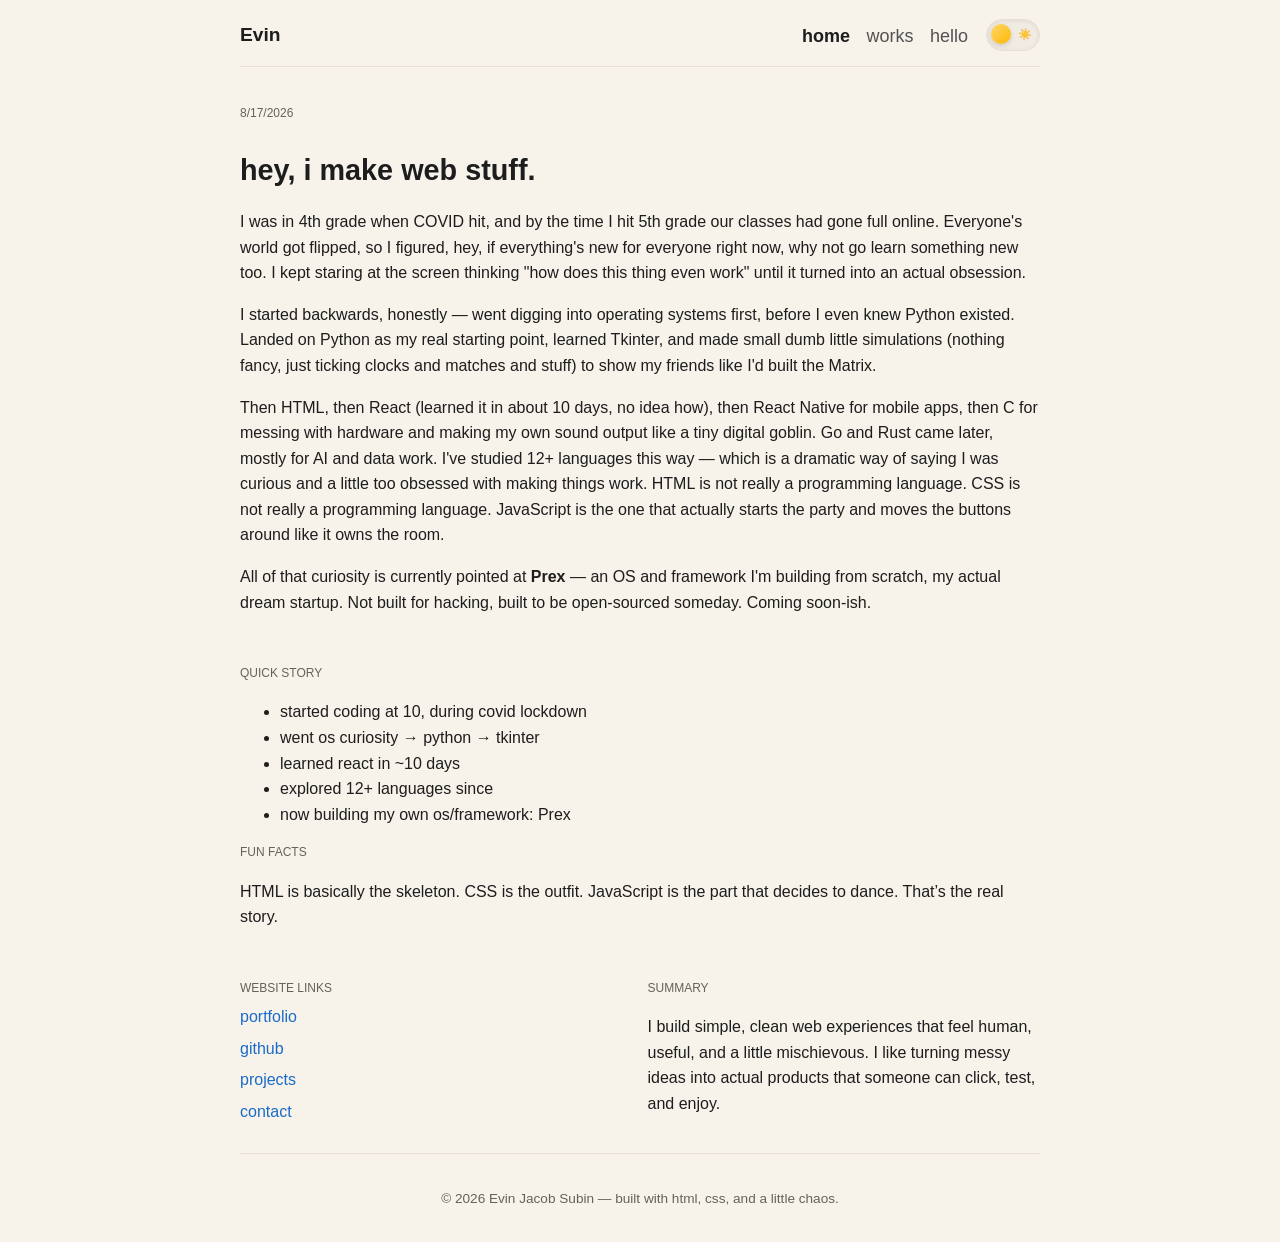
<file: index.html>
<!DOCTYPE html>
<html lang="en">

<head>
  <meta charset="UTF-8">
  <meta name="description" content="A simple and humble hand written portfolio">
  <meta name="keywords" content="HTML,CSS,EVINJSUBIN,TECH,portfolio">
  <meta name="author" content="EVINJSUBIN">
  <meta name="viewport" content="width=device-width, initial-scale=1.0">
  <title>Evin Jacob Subin</title>
  <link rel="stylesheet" href="style.css">

</head>

<body>
  <div class="page-bg"></div>
  <header class="topbar">
    <div class="brand-box">Evin</div>
    <nav class="nav-bunch">
      <div style="display: inline-block; padding-top: 2px;">
        <a href="index.html" class="nav-banana active">home</a>
        <a href="projects.html" class="nav-banana">works</a>
        <a href="contact.html" class="nav-banana">hello</a>
      </div>
      <label class="theme-switch" aria-label="toggle theme">
        <input id="theme-toggle" type="checkbox" />
        <span class="slider"></span>
      </label>
    </nav>
  </header>

  <main class="main-shell">
    <section class="big-card intro-box">
      <!-- This is the part where the page says: "hello, I made weird things and they mostly work." -->
      <p class="tiny-label">8/17/2026</p>
      <h1 class="big-title">hey, i make <span>web stuff</span>.</h1>

      <p class="main-copy">
        I was in 4th grade when COVID hit, and by the time I hit 5th grade our classes had gone full online. Everyone's
        world got flipped, so I figured, hey, if everything's new for everyone right now, why not go learn something new
        too. I kept staring at the screen thinking "how does this thing even work" until it turned into an actual
        obsession.
      </p>

      <p class="main-copy">
        I started backwards, honestly — went digging into operating systems first, before I even knew Python existed.
        Landed on Python as my real starting point, learned Tkinter, and made small dumb little simulations (nothing
        fancy, just ticking clocks and matches and stuff) to show my friends like I'd built the Matrix.
      </p>

      <p class="main-copy">
        Then HTML, then React (learned it in about 10 days, no idea how), then React Native for mobile apps, then C for
        messing with hardware and making my own sound output like a tiny digital goblin. Go and Rust came later, mostly
        for AI and data work. I've studied 12+ languages this way — which is a dramatic way of saying I was curious and
        a little too obsessed with making things work. HTML is not really a programming language. CSS is not really a
        programming language. JavaScript is the one that actually starts the party and moves the buttons around like it
        owns the room.
      </p>

      <p class="main-copy">
        All of that curiosity is currently pointed at <strong>Prex</strong> — an OS and framework I'm building from
        scratch, my actual dream startup. Not built for hacking, built to be open-sourced someday. Coming soon-ish.
      </p>
    </section>

    <aside class="side-stack">
      <div class="mini-card">
        <p class="mini-head">quick story</p>
        <ul class="tiny-list">
          <li>started coding at 10, during covid lockdown</li>
          <li>went os curiosity → python → tkinter</li>
          <li>learned react in ~10 days</li>
          <li>explored 12+ languages since</li>
          <li>now building my own os/framework: Prex</li>
        </ul>
      </div>

      <div class="mini-card mini-card-warm">
        <p class="mini-head">fun facts</p>
        <p class="mini-text">
          HTML is basically the skeleton. CSS is the outfit. JavaScript is the part that decides to dance. That’s the
          real story.
        </p>
      </div>
    </aside>
  </main>

  <section class="info-grid">
    <div class="info-box">
      <p class="mini-head">website links</p>
      <div class="link-stack">
        <a href="https://evin-jacob-subin.vercel.app/">portfolio</a>
        <a href="https://github.com/EVINJSUBIN/">github</a>
        <a href="/projects.html">projects</a>
        <a href="/contact.html">contact</a>
      </div>
    </div>

    <div class="info-box info-box-warm">
      <p class="mini-head">summary</p>
      <p class="mini-text">
        I build simple, clean web experiences that feel human, useful, and a little mischievous. I like turning messy
        ideas into actual products that someone can click, test, and enjoy.
      </p>
    </div>
  </section>

  <footer class="footer-box">
    <p>© 2026 Evin Jacob Subin — built with html, css, and a little chaos.</p>
  </footer>

  <script src="script.js"></script>
</body>

</html>
</file>
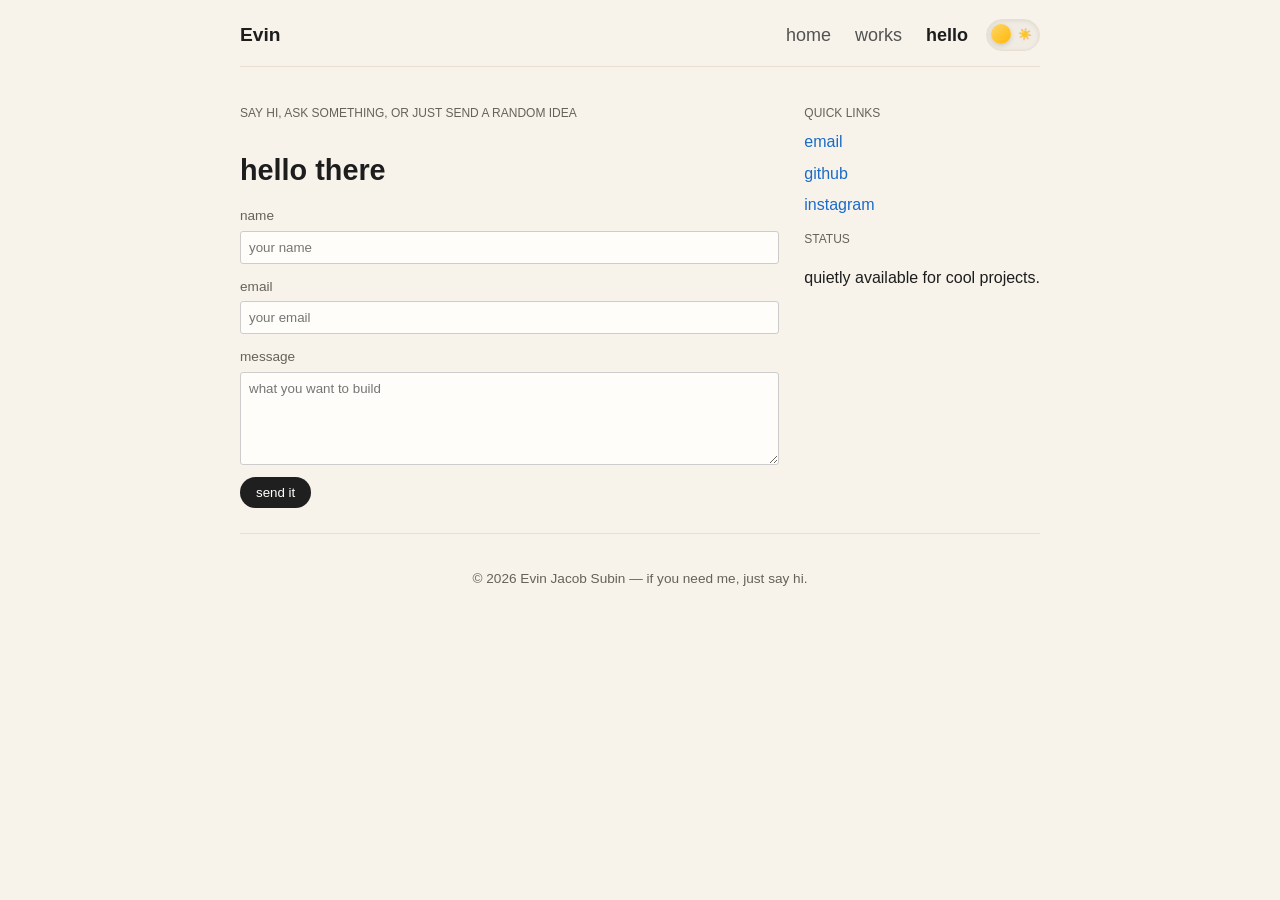
<file: contact.html>
<!DOCTYPE html>
<html lang="en">
<head>
  <meta charset="UTF-8">
  <meta name="viewport" content="width=device-width, initial-scale=1.0">
  <title>Contact | Evin Jacob Subin</title>
  <link rel="stylesheet" href="style.css">
</head>
<body>
  <div class="page-bg"></div>

  <!--
    I am finaly geting the old vibes like we used to manualy debug the code,
    go on stackoverflow or w3schools ai has changed lot of things.
  -->
  <!-- Header: basically the little menu bar that says "I have a website and I know where to click." -->
  <header class="topbar">
    <div class="brand-box">Evin</div>
    <nav class="nav-bunch">
      <a href="index.html" class="nav-banana">home</a>
      <a href="projects.html" class="nav-banana">works</a>
      <a href="contact.html" class="nav-banana active">hello</a>
      <label class="theme-switch" aria-label="toggle theme">
        <input id="theme-toggle" type="checkbox" />
        <span class="slider"></span>
      </label>
    </nav>
  </header>

  <!-- Main contact section: the part where the website finally asks for a real message instead of pretending to be shy. -->
  <main class="main-shell contact-shell">
    <section class="big-card contact-box">
      <p class="tiny-label">say hi, ask something, or just send a random idea</p>
      <h1 class="big-title smaller">hello there</h1>

      <form class="contact-form" id="mini-form">
        <label>
          name
          <input id="name" type="text" name="name" placeholder="your name" required>
        </label>

        <label>
          email
          <input id="email" type="email" name="email" placeholder="your email" required>
        </label>

        <label>
          message
          <textarea id="message" name="message" rows="5" placeholder="what you want to build" required></textarea>
        </label>

        <button type="submit" class="send-btn">send it</button>
      </form>
    </section>

    <aside class="side-stack">
      <div class="mini-card">
        <p class="mini-head">quick links</p>
        <div class="link-stack">
          <a href="mailto:evinjsubin@gmail.com">email</a>
          <a href="https://github.com/EVINJSUBIN" target="_blank" rel="noopener noreferrer">github</a>
          <a href="https://www.instagram.com/e_v_i_n_j_s_u_b_i_n/" target="_blank" rel="noopener noreferrer">instagram</a>
        </div>
      </div>

      <div class="mini-card mini-card-warm">
        <p class="mini-head">status</p>
        <p class="mini-text" id="form-status">quietly available for cool projects.</p>
      </div>
    </aside>
  </main>

  <footer class="footer-box">
    <p>© 2026 Evin Jacob Subin — if you need me, just say hi.</p>
  </footer>

  <script src="script.js"></script>
</body>
</html>
</file>
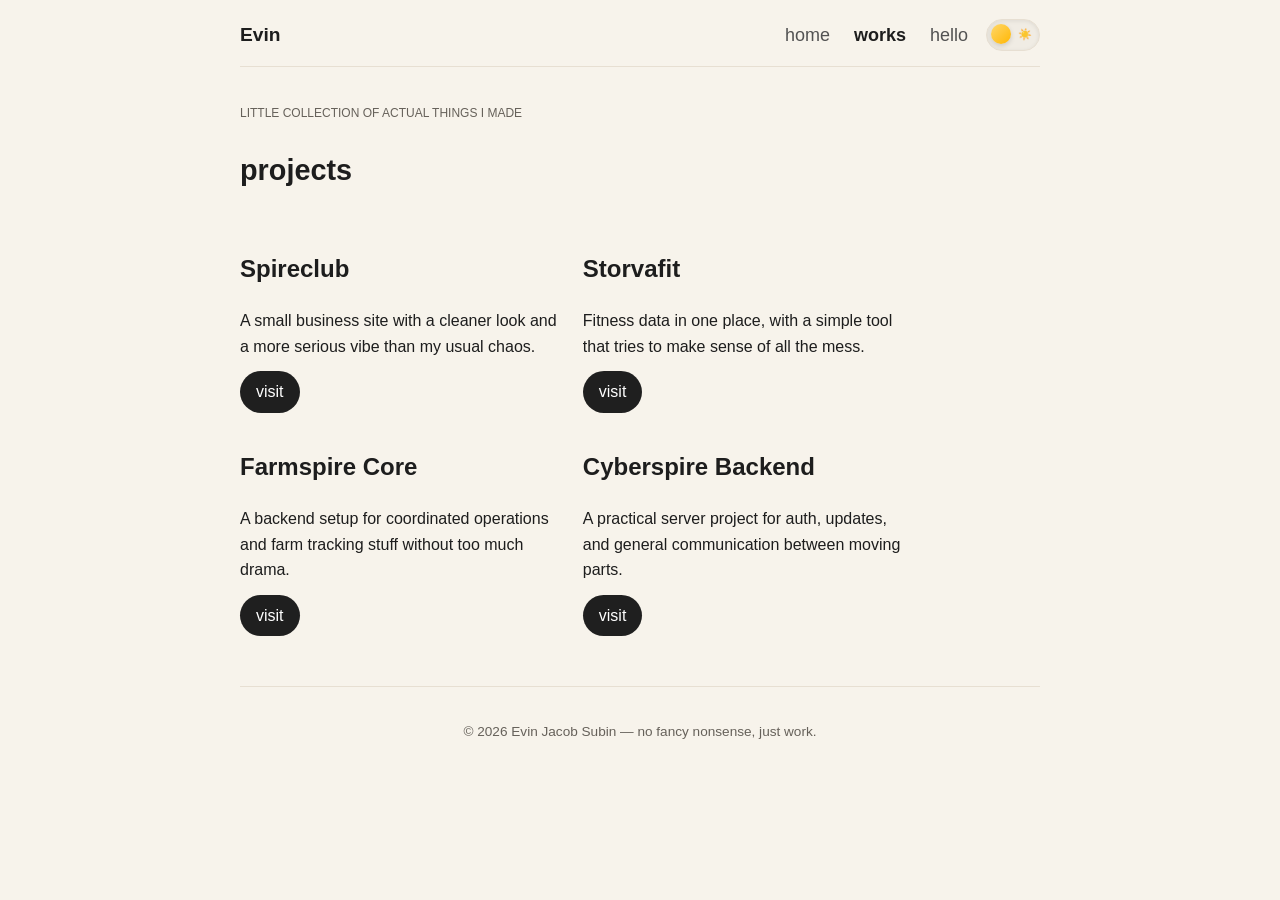
<file: projects.html>
<!DOCTYPE html>
<html lang="en">
<head>
  <meta charset="UTF-8">
  <meta name="viewport" content="width=device-width, initial-scale=1.0">
  <title>Works | Evin Jacob Subin</title>
  <link rel="stylesheet" href="style.css">
</head>
<body>
  <div class="page-bg"></div>

  <header class="topbar">
    <div class="brand-box">Evin</div>
    <nav class="nav-bunch">
      <a href="index.html" class="nav-banana">home</a>
      <a href="projects.html" class="nav-banana active">works</a>
      <a href="contact.html" class="nav-banana">hello</a>
      <label class="theme-switch" aria-label="toggle theme">
        <input id="theme-toggle" type="checkbox" />
        <span class="slider"></span>
      </label>
    </nav>
  </header>

  <main class="main-shell project-shell">
    <section class="page-header-box">
      <p class="tiny-label">little collection of actual things i made</p>
      <h1 class="big-title smaller">projects</h1>
    </section>

    <div class="project-grid">
      <article class="project-box box-blue">
        <h2>Spireclub</h2>
        <p>A small business site with a cleaner look and a more serious vibe than my usual chaos.</p>
        <a href="https://spireclub.vercel.app/en" target="_blank" rel="noopener noreferrer" class="link-btn">visit</a>
      </article>

      <article class="project-box box-yellow">
        <h2>Storvafit</h2>
        <p>Fitness data in one place, with a simple tool that tries to make sense of all the mess.</p>
        <a href="https://storvafit.vercel.app/" target="_blank" rel="noopener noreferrer" class="link-btn">visit</a>
      </article>

      <article class="project-box box-pink">
     
        <h2>Farmspire Core</h2>
        <p>A backend setup for coordinated operations and farm tracking stuff without too much drama.</p>
        <a href="https://farmspire-backend-c6ko.vercel.app" target="_blank" rel="noopener noreferrer" class="link-btn">visit</a>
      </article>

      <article class="project-box box-green">
        <h2>Cyberspire Backend</h2>
        <p>A practical server project for auth, updates, and general communication between moving parts.</p>
   
        <a href="https://cyberspire-backend.vercel.app" target="_blank" rel="noopener noreferrer" class="link-btn">visit</a>
      </article>
    </div>
  </main>

  <footer class="footer-box">
    <p>© 2026 Evin Jacob Subin — no fancy nonsense, just work.</p>
  </footer>

  <script src="script.js"></script>
</body>
</html>
</file>
<file: style.css>
:root {
  --bg: #f7f3eb;
  --bg-soft: #f0ece4;
  --panel: #fffdf9;
  --panel-alt: #f3efe8;
  --line: #e7dfd2;
  --text: #1d1d1d;
  --muted: #66615a;
  --link: #1a6bc7;
  --button: #1f1f1f;
  --button-text: #ffffff;
  --nav-text: #525252;
  --shadow: rgba(18, 18, 18, 0.08);
}

body.dark-theme {
  --bg: #141b20;
  --bg-soft: #1d282d;
  --panel: #1c252a;
  --panel-alt: #1f2d33;
  --line: #2e3a40;
  --text: #edf3f7;
  --muted: #b7c4cc;
  --link: #90c8ff;
  --button: #f1f7fb;
  --button-text: #101619;
  --nav-text: #d7e5eb;
  --shadow: rgba(0, 0, 0, 0.24);
}

body {
  font-family: sans-serif;
  max-width: 800px;
  margin: 0 auto;
  padding: 20px;
  background: var(--bg);
  color: var(--text);
  line-height: 1.6;
  transition: background 0.25s ease, color 0.25s ease;
}

.page-bg {
  display: none;
}

.topbar {
  display: flex;
  justify-content: space-between;
  align-items: center;
  border-bottom: 1px solid var(--line);
  padding-bottom: 15px;
  margin-bottom: 25px;
}

.nav-bunch {
  display: flex;
  align-items: center;
  gap: 12px;
}

.brand-box {
  font-weight: bold;
  font-size: 1.2rem;
}

.nav-banana {
  text-decoration: none;
  color: var(--nav-text);
  margin-left: 12px;
  font-size: large;
  transition: color 0.2s ease;
}

.nav-banana.active,
.nav-banana:hover {
  color: var(--text);
  font-weight: bold;
}

.main-shell {
  display: flex;
  gap: 25px;
  flex-wrap: wrap;
  margin-bottom: 25px;
}

.big-card,
.intro-box,
.contact-box {
  flex: 2;
  min-width: 280px;
}



h1,
.big-title {
  font-size: 1.8rem;
  margin-bottom: 12px;
}

.tiny-label,
.mini-head,
.project-tag {
  font-size: 0.75rem;
  color: var(--muted);
  text-transform: uppercase;
  margin-bottom: 6px;
}

.main-copy,
p {
  margin-bottom: 12px;
}

.link-stack {
  display: flex;
  flex-direction: column;
  gap: 6px;
}

.link-stack a {
  color: var(--link);
  text-decoration: none;
}

.project-grid,
.info-grid {
  display: grid;
  grid-template-columns: repeat(auto-fit, minmax(240px, 1fr));
  gap: 15px;
  margin-bottom: 25px;
}

.project-box,
.info-box, {
  background: var(--panel);
  border: 1px solid var(--line);
  padding: 16px;
  border-radius: 10px;
  box-shadow: 0 4px 10px var(--shadow);
}

.link-btn,
.send-btn {
  display: inline-block;
  background: var(--button);
  color: var(--button-text);
  text-decoration: none;
  padding: 8px 16px;
  border-radius: 999px;
  border: none;
  cursor: pointer;
  width: fit-content;
  transition: transform 0.2s ease, opacity 0.2s ease, background 0.2s ease;
}

.link-btn:hover,
.send-btn:hover {
  transform: translateY(-1px);
  opacity: 0.95;
}

.contact-form {
  display: flex;
  flex-direction: column;
  gap: 12px;
}

.contact-form label {
  display: flex;
  flex-direction: column;
  font-size: 0.85rem;
  color: var(--muted);
}

input,
textarea {
  width: 100%;
  padding: 10px 12px;
  border: 1px solid var(--line);
  border-radius: 8px;
  background: var(--panel);
  color: var(--text);
  font-family: inherit;
  margin-top: 4px;
  box-sizing: border-box;
}

.footer-box {
  border-top: 1px solid var(--line);
  padding-top: 20px;
  text-align: center;
  color: var(--muted);
  font-size: 0.85rem;
}

.theme-switch {
  position: relative;
  display: inline-flex;
  align-items: center;
  width: 54px;
  height: 30px;
  margin-left: 6px;
}

.theme-switch input {
  opacity: 0;
  width: 0;
  height: 0;
  position: absolute;
}

.theme-switch .slider {
  position: relative;
  width: 100%;
  height: 100%;
  display: block;
  background: var(--bg-soft);
  border: 1px solid var(--line);
  border-radius: 999px;
  transition: background 0.25s ease, border-color 0.25s ease;
  box-shadow: inset 0 1px 4px rgba(0, 0, 0, 0.08);
}

.theme-switch .slider::before {
  content: "";
  position: absolute;
  width: 20px;
  height: 20px;
  left: 4px;
  top: 4px;
  border-radius: 50%;
  background: linear-gradient(135deg, #ffd76b, #ffb703);
  box-shadow: 0 2px 5px rgba(0, 0, 0, 0.15);
  transition: transform 0.25s ease, background 0.25s ease;
}

.theme-switch .slider::after {
  content: "☀️";
  position: absolute;
  right: 7px;
  top: 50%;
  transform: translateY(-50%);
  font-size: 11px;
  opacity: 0.9;
}

.theme-switch input:checked + .slider {
  background: #1d2d38;
}

.theme-switch input:checked + .slider::before {
  transform: translateX(24px);
  background: linear-gradient(135deg, #e7f0ff, #a7c8ff);
}

.theme-switch input:checked + .slider::after {
  content: "🌙";
  right: auto;
  left: 7px;
}

.theme-switch:hover .slider {
  background: #e2e7ed;
}

body.dark-theme .theme-switch:hover .slider {
  background: #2c3941;
}
}

.contact-form label {
  display: flex;
  flex-direction: column;
  font-size: 0.85rem;
  color: #555;
}

input, textarea {
  width: 100%;
  padding: 8px;
  border: 1px solid #ccc;
  border-radius: 3px;
  font-family: inherit;
  margin-top: 4px;
}
</file>
